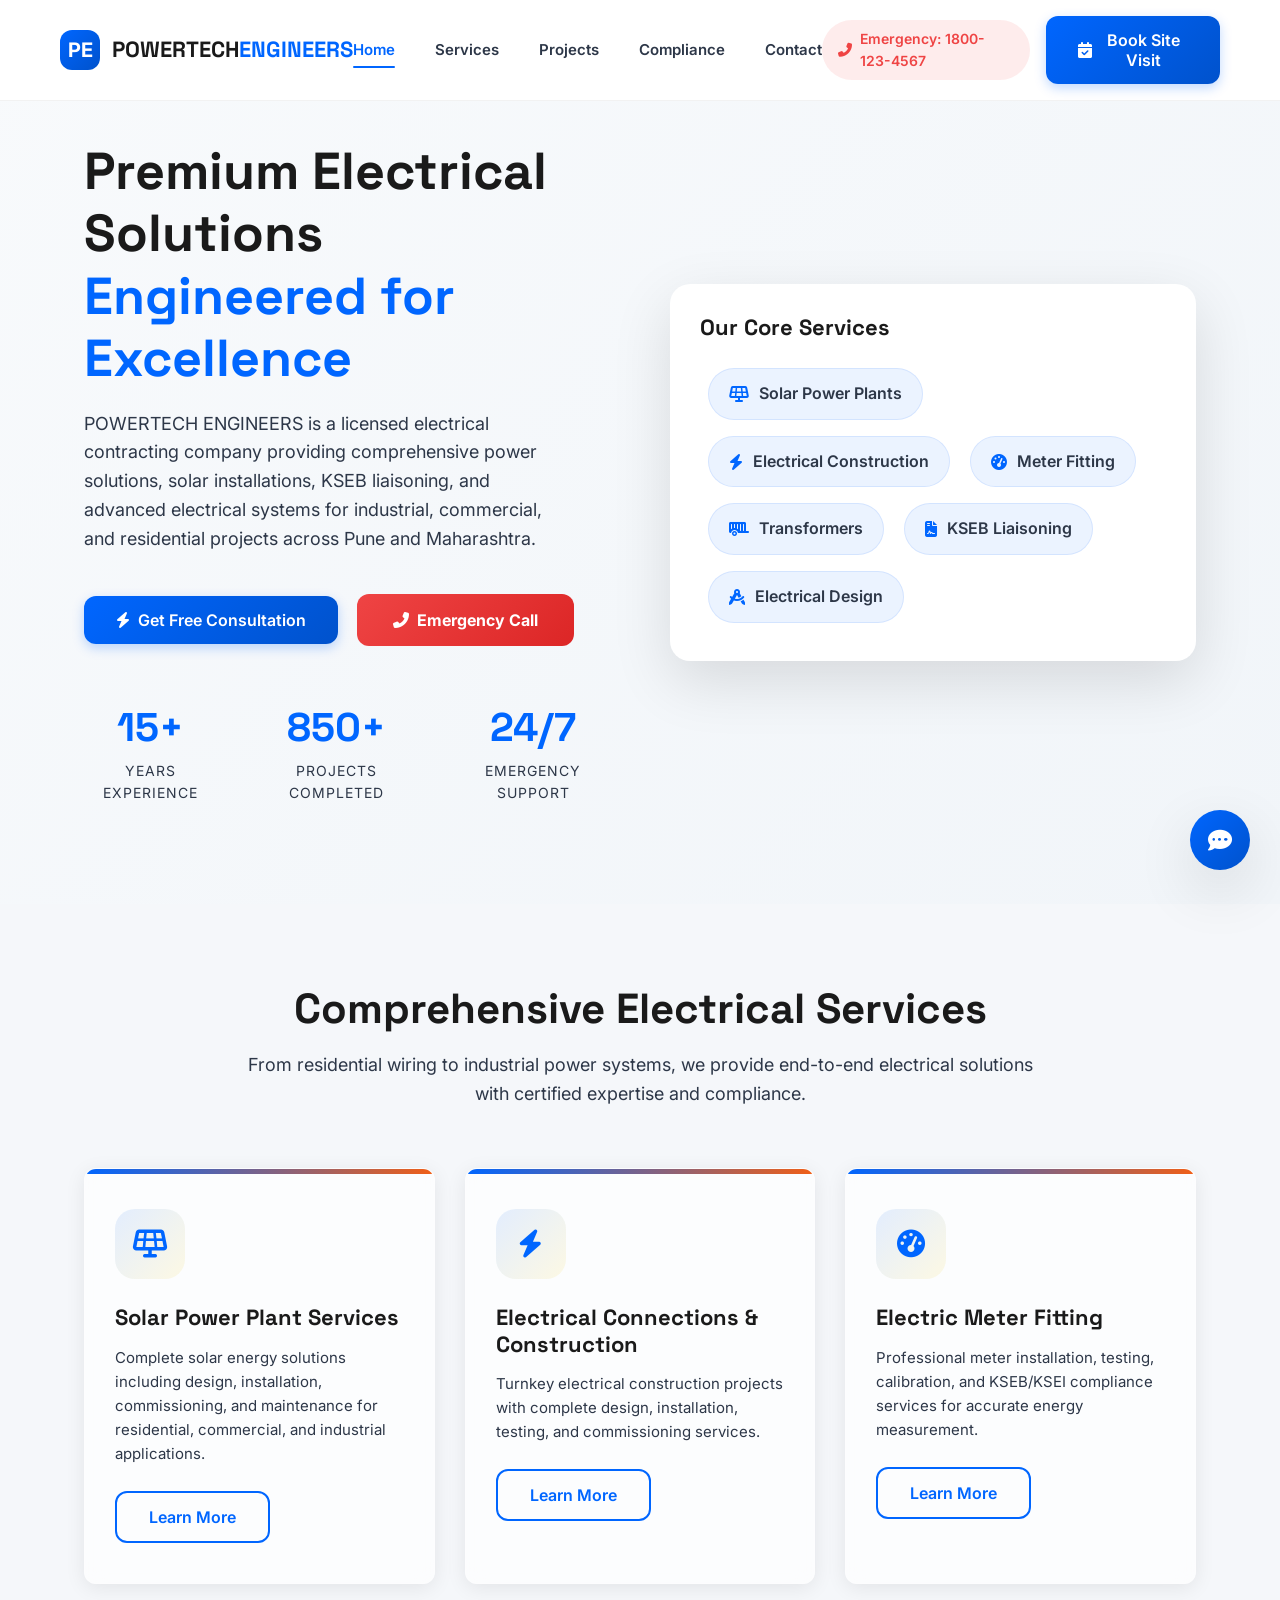
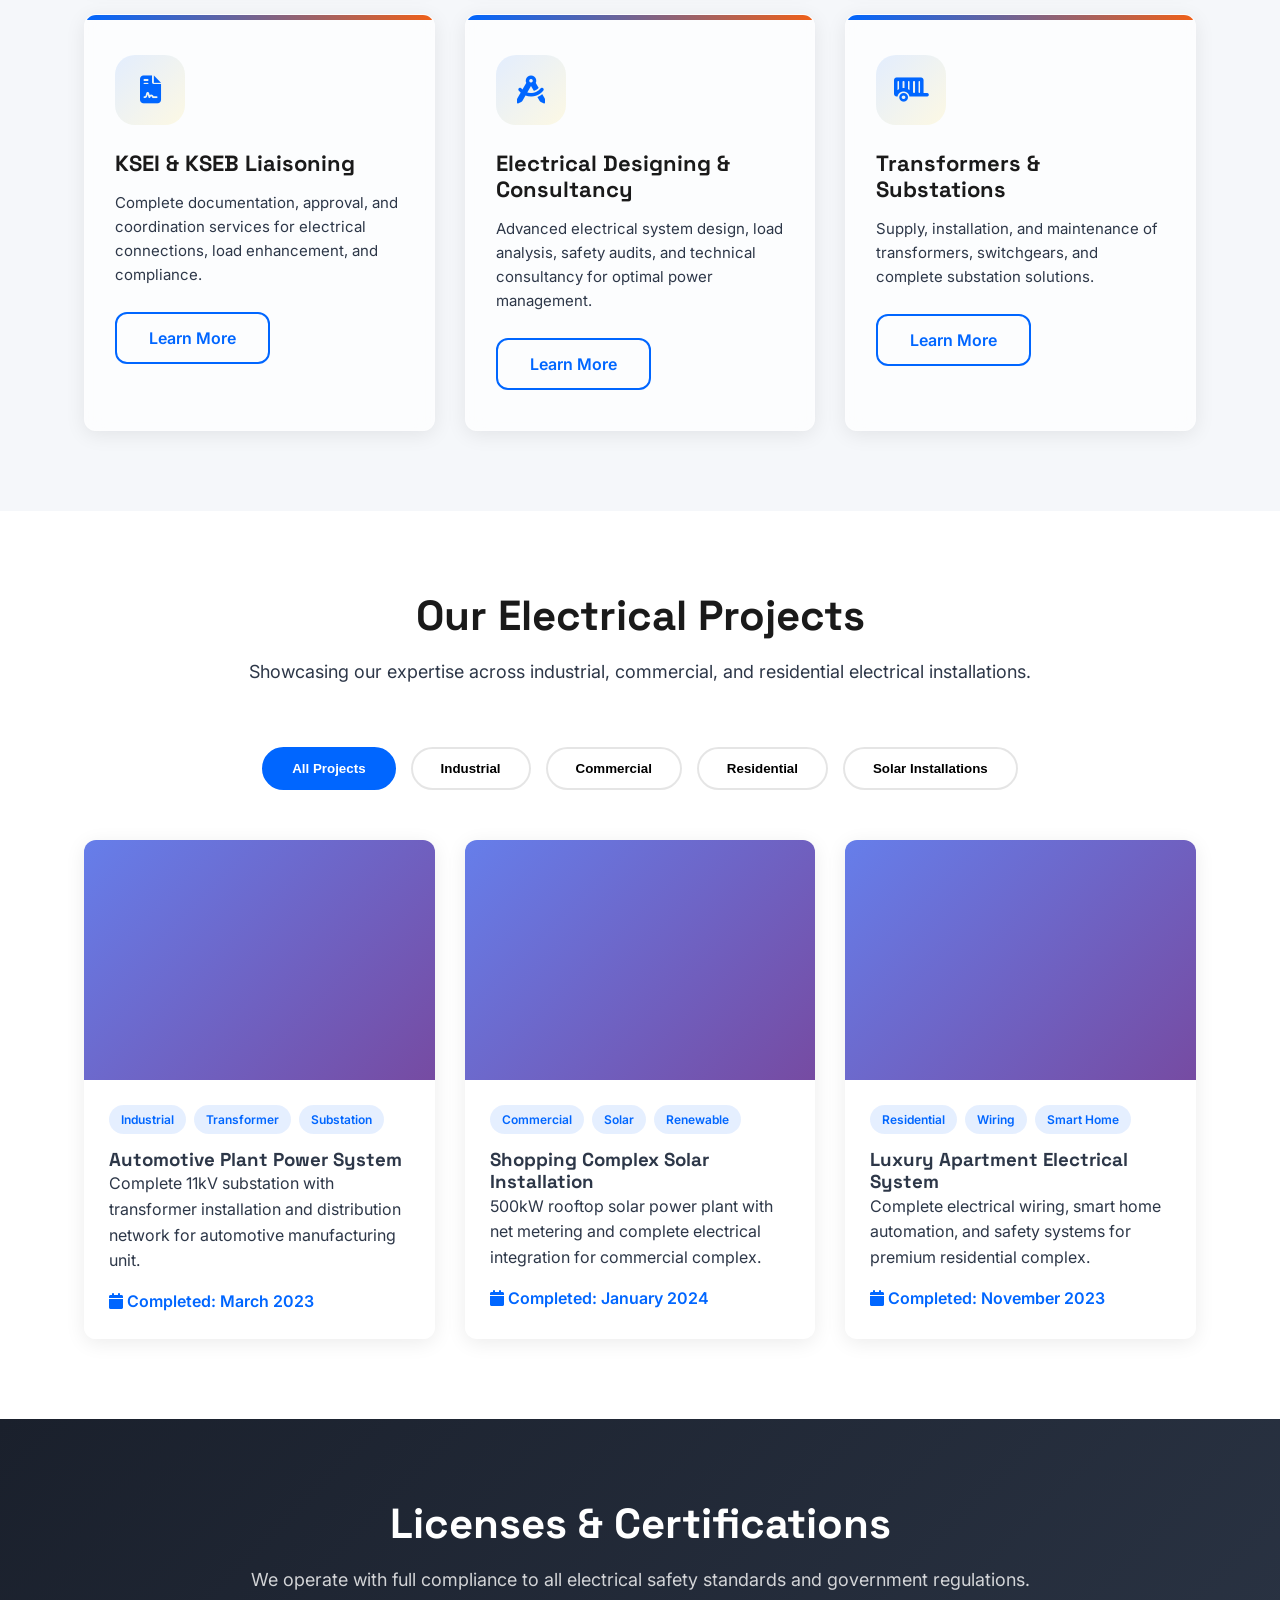
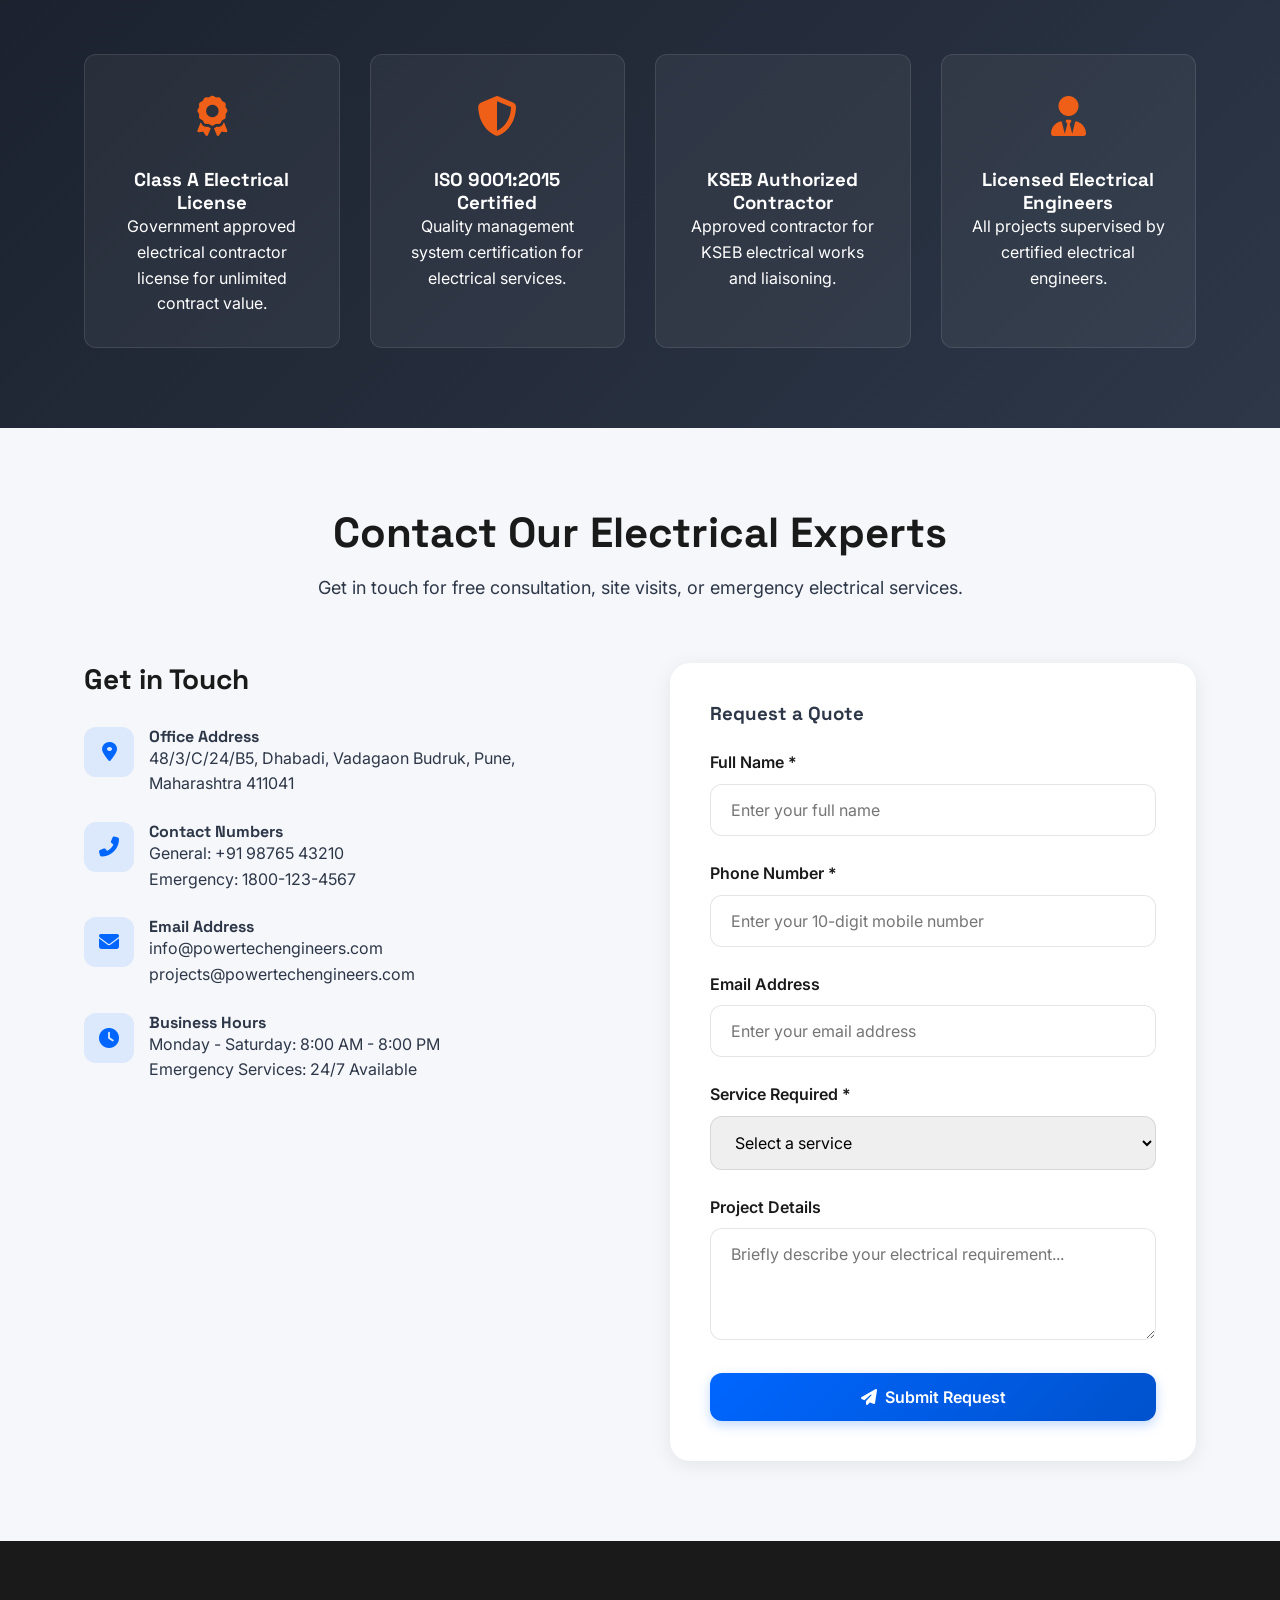
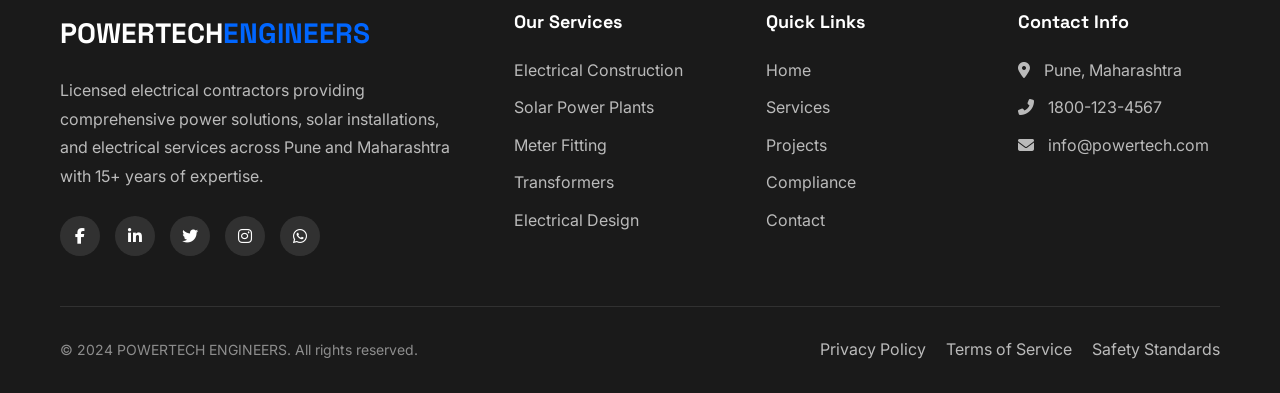
<file: PT.html>
<!DOCTYPE html>
<html lang="en">
<head>
    <meta charset="UTF-8">
    <meta name="viewport" content="width=device-width, initial-scale=1.0">
    <title>POWERTECH ENGINEERS |  Electrical Solutions & Contractors</title>
    <link rel="stylesheet" href="https://cdnjs.cloudflare.com/ajax/libs/font-awesome/6.4.0/css/all.min.css">
    <link href="https://fonts.googleapis.com/css2?family=Inter:wght@300;400;500;600;700&family=Space+Grotesk:wght@400;500;600;700&display=swap" rel="stylesheet">
    <style>
        /* ===== CSS VARIABLES ===== */
        :root {
            /* Color Palette */
            --electric-blue: #0066FF;
            --safety-yellow: #f05f17;
            --graphite-black: #1A1A1A;
            --industrial-gray: #2D3748;
            --light-gray: #F5F7FA;
            --pure-white: #FFFFFF;
            --success-green: #10B981;
            --emergency-red: #EF4444;
            
            /* Spacing */
            --section-padding: 80px 5%;
            --mobile-padding: 60px 5%;
            
            /* Shadows */
            --card-shadow: 0 4px 20px rgba(0, 0, 0, 0.08);
            --hover-shadow: 0 12px 40px rgba(0, 102, 255, 0.15);
            --elevated-shadow: 0 20px 60px rgba(0, 0, 0, 0.12);
            
            /* Transitions */
            --transition-fast: 0.2s ease;
            --transition-smooth: 0.35s cubic-bezier(0.4, 0, 0.2, 1);
            
            /* Border Radius */
            --radius-sm: 8px;
            --radius-md: 12px;
            --radius-lg: 20px;
            
            /* Typography */
            --font-primary: 'Inter', sans-serif;
            --font-secondary: 'Space Grotesk', sans-serif;
        }

        /* ===== RESET & BASE STYLES ===== */
        * {
            margin: 0;
            padding: 0;
            box-sizing: border-box;
        }

        html {
            scroll-behavior: smooth;
        }

        body {
            font-family: var(--font-primary);
            color: var(--industrial-gray);
            background-color: var(--pure-white);
            line-height: 1.6;
            overflow-x: hidden;
        }

        h1, h2, h3, h4, h5, h6 {
            font-family: var(--font-secondary);
            font-weight: 700;
            line-height: 1.2;
        }

        a {
            text-decoration: none;
            color: inherit;
        }

        ul {
            list-style: none;
        }

        .container {
            max-width: 1200px;
            margin: 0 auto;
            padding: 0 20px;
        }

        .section-padding {
            padding: var(--section-padding);
        }

        .btn {
            display: inline-flex;
            align-items: center;
            justify-content: center;
            padding: 14px 32px;
            border-radius: var(--radius-md);
            font-weight: 600;
            font-size: 16px;
            transition: all var(--transition-smooth);
            cursor: pointer;
            border: none;
            font-family: var(--font-primary);
            gap: 8px;
        }

        .btn-primary {
            background: linear-gradient(135deg, var(--electric-blue), #0052CC);
            color: white;
            box-shadow: 0 4px 12px rgba(0, 102, 255, 0.25);
        }

        .btn-primary:hover {
            transform: translateY(-2px);
            box-shadow: 0 8px 24px rgba(0, 102, 255, 0.35);
        }

        .btn-secondary {
            background-color: transparent;
            color: var(--electric-blue);
            border: 2px solid var(--electric-blue);
        }

        .btn-secondary:hover {
            background-color: rgba(0, 102, 255, 0.05);
            transform: translateY(-2px);
        }

        .btn-emergency {
            background: linear-gradient(135deg, var(--emergency-red), #DC2626);
            color: white;
            font-weight: 700;
            padding: 16px 36px;
            animation: pulse 2s infinite;
        }

        @keyframes pulse {
            0% { box-shadow: 0 0 0 0 rgba(239, 68, 68, 0.7); }
            70% { box-shadow: 0 0 0 12px rgba(239, 68, 68, 0); }
            100% { box-shadow: 0 0 0 0 rgba(239, 68, 68, 0); }
        }

        /* ===== HEADER & NAVIGATION ===== */
        .header {
            position: fixed;
            top: 0;
            left: 0;
            width: 100%;
            z-index: 1000;
            background: rgba(255, 255, 255, 0.95);
            backdrop-filter: blur(10px);
            border-bottom: 1px solid rgba(0, 0, 0, 0.05);
            padding: 16px 0;
            transition: all var(--transition-smooth);
        }

        .header.scrolled {
            padding: 12px 0;
            box-shadow: var(--card-shadow);
        }

        .nav-container {
            display: flex;
            justify-content: space-between;
            align-items: center;
        }

        .logo {
            display: flex;
            align-items: center;
            gap: 12px;
        }

        .logo-icon {
            width: 40px;
            height: 40px;
            background: linear-gradient(135deg, var(--electric-blue), #0052CC);
            border-radius: var(--radius-md);
            display: flex;
            align-items: center;
            justify-content: center;
            color: white;
            font-size: 20px;
            font-weight: 700;
        }

        .logo-text {
            font-family: var(--font-secondary);
            font-size: 22px;
            font-weight: 700;
            color: var(--graphite-black);
        }

        .logo-text span {
            color: var(--electric-blue);
        }

        .nav-menu {
            display: flex;
            gap: 40px;
        }

        .nav-link {
            font-weight: 600;
            font-size: 15px;
            color: var(--industrial-gray);
            transition: color var(--transition-fast);
            position: relative;
        }

        .nav-link:hover {
            color: var(--electric-blue);
        }

        .nav-link.active {
            color: var(--electric-blue);
        }

        .nav-link.active::after {
            content: '';
            position: absolute;
            bottom: -6px;
            left: 0;
            width: 100%;
            height: 2px;
            background: var(--electric-blue);
            border-radius: 2px;
        }

        .nav-cta {
            display: flex;
            gap: 16px;
            align-items: center;
        }

        .emergency-badge {
            display: flex;
            align-items: center;
            gap: 8px;
            background-color: rgba(239, 68, 68, 0.1);
            color: var(--emergency-red);
            padding: 8px 16px;
            border-radius: 50px;
            font-weight: 600;
            font-size: 14px;
        }

        .mobile-toggle {
            display: none;
            font-size: 24px;
            cursor: pointer;
            color: var(--industrial-gray);
        }

        /* ===== HERO SECTION ===== */
        .hero {
            padding-top: 140px;
            padding-bottom: 100px;
            background: linear-gradient(135deg, #f8fafc 0%, #f1f5f9 100%);
            position: relative;
            overflow: hidden;
        }

        .hero::before {
            content: '';
            position: absolute;
            top: 0;
            right: 0;
            width: 60%;
            height: 100%;
            background: url('https://images.unsplash.com/photo-1621905252507-b35492cc74b4?ixlib=rb-4.0.3&auto=format&fit=crop&w=1600&q=80') no-repeat center right/cover;
            opacity: 0.1;
        }

        .hero-grid {
            display: grid;
            grid-template-columns: 1fr 1fr;
            gap: 60px;
            align-items: center;
        }

        .hero-content h1 {
            font-size: 52px;
            margin-bottom: 20px;
            color: var(--graphite-black);
        }

        .hero-content h1 span {
            color: var(--electric-blue);
            position: relative;
        }

        .hero-content h1 span::after {
            content: '';
            position: absolute;
            bottom: 5px;
            left: 0;
            width: 100%;
            height: 8px;
            background-color: rgba(255, 214, 0, 0.3);
            z-index: -1;
        }

        .hero-content p {
            font-size: 18px;
            color: var(--industrial-gray);
            margin-bottom: 40px;
            max-width: 90%;
        }

        .hero-stats {
            display: flex;
            gap: 40px;
            margin-top: 50px;
        }

        .stat-item {
            text-align: center;
        }

        .stat-value {
            font-size: 40px;
            font-weight: 700;
            color: var(--electric-blue);
            font-family: var(--font-secondary);
        }

        .stat-label {
            font-size: 14px;
            color: var(--industrial-gray);
            text-transform: uppercase;
            letter-spacing: 1px;
        }

        .hero-visual {
            position: relative;
        }

        .floating-card {
            background: white;
            border-radius: var(--radius-lg);
            padding: 30px;
            box-shadow: var(--elevated-shadow);
            position: relative;
            z-index: 2;
        }

        .floating-card h3 {
            color: var(--graphite-black);
            margin-bottom: 20px;
            font-size: 22px;
        }

        .service-pill {
            display: inline-flex;
            align-items: center;
            gap: 10px;
            background: rgba(0, 102, 255, 0.08);
            padding: 12px 20px;
            border-radius: 50px;
            margin: 8px;
            font-weight: 600;
            border: 1px solid rgba(0, 102, 255, 0.1);
        }

        .service-pill i {
            color: var(--electric-blue);
        }

        /* ===== SERVICES SECTION ===== */
        .services {
            background-color: var(--light-gray);
            position: relative;
        }

        .section-header {
            text-align: center;
            max-width: 800px;
            margin: 0 auto 60px;
        }

        .section-header h2 {
            font-size: 42px;
            color: var(--graphite-black);
            margin-bottom: 16px;
        }

        .section-header p {
            font-size: 18px;
            color: var(--industrial-gray);
        }

        .services-grid {
            display: grid;
            grid-template-columns: repeat(auto-fill, minmax(350px, 1fr));
            gap: 30px;
            margin-top: 50px;
        }

        /* UI Card System - Frosted Glass */
        .service-card {
            background: rgba(255, 255, 255, 0.7);
            backdrop-filter: blur(10px);
            border-radius: var(--radius-md);
            padding: 40px 30px;
            box-shadow: var(--card-shadow);
            border: 1px solid rgba(255, 255, 255, 0.2);
            transition: all var(--transition-smooth);
            position: relative;
            overflow: hidden;
            cursor: pointer;
        }

        .service-card::before {
            content: '';
            position: absolute;
            top: 0;
            left: 0;
            width: 100%;
            height: 5px;
            background: linear-gradient(90deg, var(--electric-blue), var(--safety-yellow));
        }

        .service-card:hover {
            transform: translateY(-10px) scale(1.02);
            box-shadow: var(--hover-shadow);
        }

        .service-icon {
            width: 70px;
            height: 70px;
            background: linear-gradient(135deg, rgba(0, 102, 255, 0.1), rgba(255, 214, 0, 0.1));
            border-radius: 20px;
            display: flex;
            align-items: center;
            justify-content: center;
            margin-bottom: 25px;
            font-size: 28px;
            color: var(--electric-blue);
        }

        .service-card h3 {
            font-size: 22px;
            margin-bottom: 15px;
            color: var(--graphite-black);
        }

        .service-card p {
            color: var(--industrial-gray);
            margin-bottom: 25px;
            font-size: 15px;
        }

        /* ===== PROJECTS SHOWCASE ===== */
        .projects {
            background-color: var(--pure-white);
        }

        .project-filter {
            display: flex;
            justify-content: center;
            gap: 15px;
            margin-bottom: 50px;
            flex-wrap: wrap;
        }

        .filter-btn {
            padding: 12px 28px;
            background: transparent;
            border: 2px solid rgba(0, 0, 0, 0.1);
            border-radius: 50px;
            font-weight: 600;
            cursor: pointer;
            transition: all var(--transition-fast);
        }

        .filter-btn.active {
            background: var(--electric-blue);
            color: white;
            border-color: var(--electric-blue);
        }

        .projects-grid {
            display: grid;
            grid-template-columns: repeat(auto-fill, minmax(350px, 1fr));
            gap: 30px;
        }

        .project-card {
            border-radius: var(--radius-md);
            overflow: hidden;
            box-shadow: var(--card-shadow);
            transition: transform var(--transition-smooth);
        }

        .project-card:hover {
            transform: translateY(-10px);
        }

        .project-image {
            height: 240px;
            width: 100%;
            background: linear-gradient(135deg, #667eea 0%, #764ba2 100%);
            position: relative;
        }

        .project-overlay {
            position: absolute;
            top: 0;
            left: 0;
            width: 100%;
            height: 100%;
            background: rgba(0, 0, 0, 0.7);
            display: flex;
            align-items: center;
            justify-content: center;
            opacity: 0;
            transition: opacity var(--transition-smooth);
        }

        .project-card:hover .project-overlay {
            opacity: 1;
        }

        .project-content {
            padding: 25px;
            background: white;
        }

        .project-tags {
            display: flex;
            gap: 8px;
            margin-bottom: 15px;
            flex-wrap: wrap;
        }

        .project-tag {
            background: rgba(0, 102, 255, 0.1);
            color: var(--electric-blue);
            padding: 5px 12px;
            border-radius: 50px;
            font-size: 12px;
            font-weight: 600;
        }

        /* ===== COMPLIANCE SECTION ===== */
        .compliance {
            background: linear-gradient(135deg, #1a202c 0%, #2d3748 100%);
            color: white;
        }

        .compliance .section-header h2 {
            color: white;
        }

        .compliance .section-header p {
            color: rgba(255, 255, 255, 0.8);
        }

        .cert-grid {
            display: grid;
            grid-template-columns: repeat(auto-fill, minmax(250px, 1fr));
            gap: 30px;
            margin-top: 50px;
        }

        .cert-card {
            background: rgba(255, 255, 255, 0.05);
            border-radius: var(--radius-md);
            padding: 30px;
            text-align: center;
            border: 1px solid rgba(255, 255, 255, 0.1);
            transition: transform var(--transition-smooth);
        }

        .cert-card:hover {
            transform: translateY(-5px);
            background: rgba(255, 255, 255, 0.1);
        }

        .cert-icon {
            font-size: 40px;
            color: var(--safety-yellow);
            margin-bottom: 20px;
        }

        /* ===== CONTACT SECTION ===== */
        .contact {
            background-color: var(--light-gray);
        }

        .contact-grid {
            display: grid;
            grid-template-columns: 1fr 1fr;
            gap: 60px;
            margin-top: 50px;
        }

        .contact-info h3 {
            font-size: 28px;
            margin-bottom: 30px;
            color: var(--graphite-black);
        }

        .contact-details {
            display: flex;
            flex-direction: column;
            gap: 25px;
        }

        .contact-item {
            display: flex;
            align-items: flex-start;
            gap: 15px;
        }

        .contact-icon {
            width: 50px;
            height: 50px;
            background: rgba(0, 102, 255, 0.1);
            border-radius: 12px;
            display: flex;
            align-items: center;
            justify-content: center;
            color: var(--electric-blue);
            font-size: 20px;
            flex-shrink: 0;
        }

        .contact-form {
            background: white;
            padding: 40px;
            border-radius: var(--radius-lg);
            box-shadow: var(--card-shadow);
        }

        .form-group {
            margin-bottom: 25px;
        }

        .form-label {
            display: block;
            margin-bottom: 8px;
            font-weight: 600;
            color: var(--graphite-black);
        }

        .form-input, .form-select, .form-textarea {
            width: 100%;
            padding: 15px 20px;
            border: 1px solid rgba(0, 0, 0, 0.1);
            border-radius: var(--radius-md);
            font-family: var(--font-primary);
            font-size: 16px;
            transition: border-color var(--transition-fast);
        }

        .form-input:focus, .form-select:focus, .form-textarea:focus {
            outline: none;
            border-color: var(--electric-blue);
            box-shadow: 0 0 0 3px rgba(0, 102, 255, 0.1);
        }

        /* ===== CHATBOT ===== */
        .chatbot-container {
            position: fixed;
            bottom: 30px;
            right: 30px;
            z-index: 1000;
        }

        .chatbot-toggle {
            width: 60px;
            height: 60px;
            border-radius: 50%;
            background: linear-gradient(135deg, var(--electric-blue), #0052CC);
            color: white;
            display: flex;
            align-items: center;
            justify-content: center;
            font-size: 24px;
            box-shadow: var(--elevated-shadow);
            cursor: pointer;
            transition: all var(--transition-smooth);
        }

        .chatbot-toggle:hover {
            transform: scale(1.1);
        }

        .chatbot-window {
            position: absolute;
            bottom: 80px;
            right: 0;
            width: 380px;
            height: 600px;
            background: white;
            border-radius: var(--radius-lg);
            box-shadow: var(--elevated-shadow);
            display: none;
            flex-direction: column;
            overflow: hidden;
        }

        .chatbot-header {
            background: linear-gradient(135deg, var(--graphite-black), #2d3748);
            color: white;
            padding: 20px;
            display: flex;
            align-items: center;
            gap: 15px;
        }

        .chatbot-logo {
            width: 40px;
            height: 40px;
            background: var(--safety-yellow);
            border-radius: 10px;
            display: flex;
            align-items: center;
            justify-content: center;
            font-weight: 700;
            color: var(--graphite-black);
        }

        .chatbot-body {
            flex: 1;
            padding: 20px;
            overflow-y: auto;
            display: flex;
            flex-direction: column;
            gap: 20px;
        }

        .chat-message {
            max-width: 80%;
            padding: 15px;
            border-radius: 20px;
            font-size: 14px;
        }

        .chat-bot {
            align-self: flex-start;
            background: rgba(0, 0, 0, 0.05);
            border-bottom-left-radius: 5px;
        }

        .chat-user {
            align-self: flex-end;
            background: var(--electric-blue);
            color: white;
            border-bottom-right-radius: 5px;
        }

        .chat-options {
            display: flex;
            flex-direction: column;
            gap: 10px;
            margin-top: 20px;
        }

        .chat-option {
            padding: 15px;
            background: rgba(0, 102, 255, 0.08);
            border-radius: var(--radius-md);
            cursor: pointer;
            transition: background var(--transition-fast);
            font-weight: 500;
            border: 1px solid rgba(0, 102, 255, 0.1);
        }

        .chat-option:hover {
            background: rgba(0, 102, 255, 0.15);
        }

        .chatbot-footer {
            padding: 20px;
            border-top: 1px solid rgba(0, 0, 0, 0.1);
            display: flex;
            gap: 10px;
        }

        .chat-input {
            flex: 1;
            padding: 12px 20px;
            border: 1px solid rgba(0, 0, 0, 0.1);
            border-radius: 50px;
        }

        /* ===== FOOTER ===== */
        .footer {
            background: var(--graphite-black);
            color: white;
            padding: 70px 0 30px;
        }

        .footer-grid {
            display: grid;
            grid-template-columns: 2fr 1fr 1fr 1fr;
            gap: 50px;
            margin-bottom: 50px;
        }

        .footer-logo {
            font-size: 28px;
            font-weight: 700;
            margin-bottom: 20px;
            font-family: var(--font-secondary);
        }

        .footer-logo span {
            color: var(--electric-blue);
        }

        .footer-description {
            color: rgba(255, 255, 255, 0.7);
            margin-bottom: 25px;
            line-height: 1.8;
        }

        .social-links {
            display: flex;
            gap: 15px;
        }

        .social-icon {
            width: 40px;
            height: 40px;
            background: rgba(255, 255, 255, 0.1);
            border-radius: 50%;
            display: flex;
            align-items: center;
            justify-content: center;
            transition: all var(--transition-fast);
        }

        .social-icon:hover {
            background: var(--electric-blue);
            transform: translateY(-3px);
        }

        .footer-heading {
            font-size: 18px;
            font-weight: 700;
            margin-bottom: 25px;
            color: white;
        }

        .footer-links {
            display: flex;
            flex-direction: column;
            gap: 12px;
        }

        .footer-link {
            color: rgba(255, 255, 255, 0.7);
            transition: color var(--transition-fast);
        }

        .footer-link:hover {
            color: var(--electric-blue);
        }

        .footer-bottom {
            padding-top: 30px;
            border-top: 1px solid rgba(255, 255, 255, 0.1);
            display: flex;
            justify-content: space-between;
            align-items: center;
            flex-wrap: wrap;
            gap: 20px;
        }

        .copyright {
            color: rgba(255, 255, 255, 0.5);
            font-size: 14px;
        }

        /* ===== RESPONSIVE DESIGN ===== */
        @media (max-width: 1024px) {
            .hero-grid {
                grid-template-columns: 1fr;
                gap: 40px;
            }
            
            .hero-content h1 {
                font-size: 42px;
            }
            
            .section-header h2 {
                font-size: 36px;
            }
            
            .contact-grid {
                grid-template-columns: 1fr;
                gap: 40px;
            }
            
            .footer-grid {
                grid-template-columns: 1fr 1fr;
                gap: 40px;
            }
        }

        @media (max-width: 768px) {
            .mobile-toggle {
                display: block;
            }
            
            .nav-menu {
                position: fixed;
                top: 80px;
                left: -100%;
                width: 100%;
                height: calc(100vh - 80px);
                background: white;
                flex-direction: column;
                align-items: center;
                justify-content: flex-start;
                padding-top: 40px;
                gap: 30px;
                transition: left var(--transition-smooth);
                box-shadow: 0 10px 30px rgba(0, 0, 0, 0.1);
            }
            
            .nav-menu.active {
                left: 0;
            }
            
            .hero {
                padding-top: 120px;
            }
            
            .hero-content h1 {
                font-size: 36px;
            }
            
            .hero-stats {
                flex-wrap: wrap;
                justify-content: center;
            }
            
            .services-grid, .projects-grid {
                grid-template-columns: 1fr;
            }
            
            .section-padding {
                padding: var(--mobile-padding);
            }
            
            .chatbot-window {
                width: calc(100vw - 40px);
                right: 20px;
            }
        }

        @media (max-width: 480px) {
            .hero-content h1 {
                font-size: 32px;
            }
            
            .section-header h2 {
                font-size: 30px;
            }
            
            .btn {
                padding: 12px 24px;
                font-size: 15px;
            }
            
            .footer-grid {
                grid-template-columns: 1fr;
            }
            
            .footer-bottom {
                flex-direction: column;
                text-align: center;
            }
        }
    </style>
</head>
<body>
    <!-- Header & Navigation -->
    <header class="header" id="header">
        <div class="container nav-container">
            <div class="logo">
                <div class="logo-icon">PE</div>
                <div class="logo-text">POWERTECH<span>ENGINEERS</span></div>
            </div>
            
            <div class="mobile-toggle" id="mobileToggle">
                <i class="fas fa-bars"></i>
            </div>
            
            <nav class="nav-menu" id="navMenu">
                <a href="#home" class="nav-link active">Home</a>
                <a href="#services" class="nav-link">Services</a>
                <a href="#projects" class="nav-link">Projects</a>
                <a href="#compliance" class="nav-link">Compliance</a>
                <a href="#contact" class="nav-link">Contact</a>
            </nav>
            
            <div class="nav-cta">
                <div class="emergency-badge">
                    <i class="fas fa-phone-alt"></i>
                    <span>Emergency: 1800-123-4567</span>
                </div>
                <button class="btn btn-primary">
                    <i class="fas fa-calendar-check"></i> Book Site Visit
                </button>
            </div>
        </div>
    </header>

    <!-- Hero Section -->
    <section class="hero section-padding" id="home">
        <div class="container">
            <div class="hero-grid">
                <div class="hero-content">
                    <h1>Premium Electrical Solutions <span>Engineered for Excellence</span></h1>
                    <p>POWERTECH ENGINEERS is a licensed electrical contracting company providing comprehensive power solutions, solar installations, KSEB liaisoning, and advanced electrical systems for industrial, commercial, and residential projects across Pune and Maharashtra.</p>
                    
                    <div class="hero-cta">
                        <button class="btn btn-primary" style="margin-right: 15px;">
                            <i class="fas fa-bolt"></i> Get Free Consultation
                        </button>
                        <button class="btn btn-emergency">
                            <i class="fas fa-phone-alt"></i> Emergency Call
                        </button>
                    </div>
                    
                    <div class="hero-stats">
                        <div class="stat-item">
                            <div class="stat-value">15+</div>
                            <div class="stat-label">Years Experience</div>
                        </div>
                        <div class="stat-item">
                            <div class="stat-value">850+</div>
                            <div class="stat-label">Projects Completed</div>
                        </div>
                        <div class="stat-item">
                            <div class="stat-value">24/7</div>
                            <div class="stat-label">Emergency Support</div>
                        </div>
                    </div>
                </div>
                
                <div class="hero-visual">
                    <div class="floating-card">
                        <h3>Our Core Services</h3>
                        <div>
                            <div class="service-pill">
                                <i class="fas fa-solar-panel"></i> Solar Power Plants
                            </div>
                            <div class="service-pill">
                                <i class="fas fa-bolt"></i> Electrical Construction
                            </div>
                            <div class="service-pill">
                                <i class="fas fa-tachometer-alt"></i> Meter Fitting
                            </div>
                            <div class="service-pill">
                                <i class="fas fa-trailer"></i> Transformers
                            </div>
                            <div class="service-pill">
                                <i class="fas fa-file-contract"></i> KSEB Liaisoning
                            </div>
                            <div class="service-pill">
                                <i class="fas fa-drafting-compass"></i> Electrical Design
                            </div>
                        </div>
                    </div>
                </div>
            </div>
        </div>
    </section>

    <!-- Services Section -->
    <section class="services section-padding" id="services">
        <div class="container">
            <div class="section-header">
                <h2>Comprehensive Electrical Services</h2>
                <p>From residential wiring to industrial power systems, we provide end-to-end electrical solutions with certified expertise and compliance.</p>
            </div>
            
            <div class="services-grid">
                <!-- Service Card 1 -->
                <div class="service-card">
                    <div class="service-icon">
                        <i class="fas fa-solar-panel"></i>
                    </div>
                    <h3>Solar Power Plant Services</h3>
                    <p>Complete solar energy solutions including design, installation, commissioning, and maintenance for residential, commercial, and industrial applications.</p>
                    <button class="btn btn-secondary">Learn More</button>
                </div>
                
                <!-- Service Card 2 -->
                <div class="service-card">
                    <div class="service-icon">
                        <i class="fas fa-bolt"></i>
                    </div>
                    <h3>Electrical Connections & Construction</h3>
                    <p>Turnkey electrical construction projects with complete design, installation, testing, and commissioning services.</p>
                    <button class="btn btn-secondary">Learn More</button>
                </div>
                
                <!-- Service Card 3 -->
                <div class="service-card">
                    <div class="service-icon">
                        <i class="fas fa-tachometer-alt"></i>
                    </div>
                    <h3>Electric Meter Fitting</h3>
                    <p>Professional meter installation, testing, calibration, and KSEB/KSEI compliance services for accurate energy measurement.</p>
                    <button class="btn btn-secondary">Learn More</button>
                </div>
                
                <!-- Service Card 4 -->
                <div class="service-card">
                    <div class="service-icon">
                        <i class="fas fa-file-contract"></i>
                    </div>
                    <h3>KSEI & KSEB Liaisoning</h3>
                    <p>Complete documentation, approval, and coordination services for electrical connections, load enhancement, and compliance.</p>
                    <button class="btn btn-secondary">Learn More</button>
                </div>
                
                <!-- Service Card 5 -->
                <div class="service-card">
                    <div class="service-icon">
                        <i class="fas fa-drafting-compass"></i>
                    </div>
                    <h3>Electrical Designing & Consultancy</h3>
                    <p>Advanced electrical system design, load analysis, safety audits, and technical consultancy for optimal power management.</p>
                    <button class="btn btn-secondary">Learn More</button>
                </div>
                
                <!-- Service Card 6 -->
                <div class="service-card">
                    <div class="service-icon">
                        <i class="fas fa-trailer"></i>
                    </div>
                    <h3>Transformers & Substations</h3>
                    <p>Supply, installation, and maintenance of transformers, switchgears, and complete substation solutions.</p>
                    <button class="btn btn-secondary">Learn More</button>
                </div>
            </div>
        </div>
    </section>

    <!-- Projects Section -->
    <section class="projects section-padding" id="projects">
        <div class="container">
            <div class="section-header">
                <h2>Our Electrical Projects</h2>
                <p>Showcasing our expertise across industrial, commercial, and residential electrical installations.</p>
            </div>
            
            <div class="project-filter">
                <button class="filter-btn active">All Projects</button>
                <button class="filter-btn">Industrial</button>
                <button class="filter-btn">Commercial</button>
                <button class="filter-btn">Residential</button>
                <button class="filter-btn">Solar Installations</button>
            </div>
            
            <div class="projects-grid">
                <!-- Project 1 -->
                <div class="project-card">
                    <div class="project-image">
                        <div class="project-overlay">
                            <button class="btn btn-primary">View Case Study</button>
                        </div>
                    </div>
                    <div class="project-content">
                        <div class="project-tags">
                            <span class="project-tag">Industrial</span>
                            <span class="project-tag">Transformer</span>
                            <span class="project-tag">Substation</span>
                        </div>
                        <h3>Automotive Plant Power System</h3>
                        <p>Complete 11kV substation with transformer installation and distribution network for automotive manufacturing unit.</p>
                        <div style="margin-top: 15px; color: var(--electric-blue); font-weight: 600;">
                            <i class="fas fa-calendar"></i> Completed: March 2023
                        </div>
                    </div>
                </div>
                
                <!-- Project 2 -->
                <div class="project-card">
                    <div class="project-image">
                        <div class="project-overlay">
                            <button class="btn btn-primary">View Case Study</button>
                        </div>
                    </div>
                    <div class="project-content">
                        <div class="project-tags">
                            <span class="project-tag">Commercial</span>
                            <span class="project-tag">Solar</span>
                            <span class="project-tag">Renewable</span>
                        </div>
                        <h3>Shopping Complex Solar Installation</h3>
                        <p>500kW rooftop solar power plant with net metering and complete electrical integration for commercial complex.</p>
                        <div style="margin-top: 15px; color: var(--electric-blue); font-weight: 600;">
                            <i class="fas fa-calendar"></i> Completed: January 2024
                        </div>
                    </div>
                </div>
                
                <!-- Project 3 -->
                <div class="project-card">
                    <div class="project-image">
                        <div class="project-overlay">
                            <button class="btn btn-primary">View Case Study</button>
                        </div>
                    </div>
                    <div class="project-content">
                        <div class="project-tags">
                            <span class="project-tag">Residential</span>
                            <span class="project-tag">Wiring</span>
                            <span class="project-tag">Smart Home</span>
                        </div>
                        <h3>Luxury Apartment Electrical System</h3>
                        <p>Complete electrical wiring, smart home automation, and safety systems for premium residential complex.</p>
                        <div style="margin-top: 15px; color: var(--electric-blue); font-weight: 600;">
                            <i class="fas fa-calendar"></i> Completed: November 2023
                        </div>
                    </div>
                </div>
            </div>
        </div>
    </section>

    <!-- Compliance Section -->
    <section class="compliance section-padding" id="compliance">
        <div class="container">
            <div class="section-header">
                <h2>Licenses & Certifications</h2>
                <p>We operate with full compliance to all electrical safety standards and government regulations.</p>
            </div>
            
            <div class="cert-grid">
                <div class="cert-card">
                    <div class="cert-icon">
                        <i class="fas fa-award"></i>
                    </div>
                    <h3>Class A Electrical License</h3>
                    <p>Government approved electrical contractor license for unlimited contract value.</p>
                </div>
                
                <div class="cert-card">
                    <div class="cert-icon">
                        <i class="fas fa-shield-alt"></i>
                    </div>
                    <h3>ISO 9001:2015 Certified</h3>
                    <p>Quality management system certification for electrical services.</p>
                </div>
                
                <div class="cert-card">
                    <div class="cert-icon">
                        <i class="fas fa-file-certificate"></i>
                    </div>
                    <h3>KSEB Authorized Contractor</h3>
                    <p>Approved contractor for KSEB electrical works and liaisoning.</p>
                </div>
                
                <div class="cert-card">
                    <div class="cert-icon">
                        <i class="fas fa-user-tie"></i>
                    </div>
                    <h3>Licensed Electrical Engineers</h3>
                    <p>All projects supervised by certified electrical engineers.</p>
                </div>
            </div>
        </div>
    </section>

    <!-- Contact Section -->
    <section class="contact section-padding" id="contact">
        <div class="container">
            <div class="section-header">
                <h2>Contact Our Electrical Experts</h2>
                <p>Get in touch for free consultation, site visits, or emergency electrical services.</p>
            </div>
            
            <div class="contact-grid">
                <div class="contact-info">
                    <h3>Get in Touch</h3>
                    
                    <div class="contact-details">
                        <div class="contact-item">
                            <div class="contact-icon">
                                <i class="fas fa-map-marker-alt"></i>
                            </div>
                            <div>
                                <h4>Office Address</h4>
                                <p>48/3/C/24/B5, Dhabadi, Vadagaon Budruk, Pune, Maharashtra 411041</p>
                            </div>
                        </div>
                        
                        <div class="contact-item">
                            <div class="contact-icon">
                                <i class="fas fa-phone-alt"></i>
                            </div>
                            <div>
                                <h4>Contact Numbers</h4>
                                <p>General: +91 98765 43210</p>
                                <p>Emergency: 1800-123-4567</p>
                            </div>
                        </div>
                        
                        <div class="contact-item">
                            <div class="contact-icon">
                                <i class="fas fa-envelope"></i>
                            </div>
                            <div>
                                <h4>Email Address</h4>
                                <p>info@powertechengineers.com</p>
                                <p>projects@powertechengineers.com</p>
                            </div>
                        </div>
                        
                        <div class="contact-item">
                            <div class="contact-icon">
                                <i class="fas fa-clock"></i>
                            </div>
                            <div>
                                <h4>Business Hours</h4>
                                <p>Monday - Saturday: 8:00 AM - 8:00 PM</p>
                                <p>Emergency Services: 24/7 Available</p>
                            </div>
                        </div>
                    </div>
                </div>
                
                <div class="contact-form">
                    <h3 style="margin-bottom: 25px;">Request a Quote</h3>
                    
                    <form id="quoteForm">
                        <div class="form-group">
                            <label class="form-label" for="name">Full Name *</label>
                            <input type="text" id="name" class="form-input" placeholder="Enter your full name" required>
                        </div>
                        
                        <div class="form-group">
                            <label class="form-label" for="phone">Phone Number *</label>
                            <input type="tel" id="phone" class="form-input" placeholder="Enter your 10-digit mobile number" required>
                        </div>
                        
                        <div class="form-group">
                            <label class="form-label" for="email">Email Address</label>
                            <input type="email" id="email" class="form-input" placeholder="Enter your email address">
                        </div>
                        
                        <div class="form-group">
                            <label class="form-label" for="service">Service Required *</label>
                            <select id="service" class="form-select" required>
                                <option value="">Select a service</option>
                                <option value="solar">Solar Power Plant</option>
                                <option value="construction">Electrical Construction</option>
                                <option value="meter">Meter Fitting</option>
                                <option value="liaisoning">KSEB Liaisoning</option>
                                <option value="design">Electrical Design</option>
                                <option value="transformer">Transformers & Substations</option>
                                <option value="other">Other Electrical Service</option>
                            </select>
                        </div>
                        
                        <div class="form-group">
                            <label class="form-label" for="message">Project Details</label>
                            <textarea id="message" class="form-textarea" rows="4" placeholder="Briefly describe your electrical requirement..."></textarea>
                        </div>
                        
                        <button type="submit" class="btn btn-primary" style="width: 100%;">
                            <i class="fas fa-paper-plane"></i> Submit Request
                        </button>
                    </form>
                </div>
            </div>
        </div>
    </section>

    <!-- Chatbot -->
    <div class="chatbot-container">
        <div class="chatbot-toggle" id="chatbotToggle">
            <i class="fas fa-comment-dots"></i>
        </div>
        
        <div class="chatbot-window" id="chatbotWindow">
            <div class="chatbot-header">
                <div class="chatbot-logo">PE</div>
                <div>
                    <h4 style="margin-bottom: 5px;">POWERTECH Assistant</h4>
                    <p style="font-size: 12px; opacity: 0.8;">We're here to help 24/7</p>
                </div>
            </div>
            
            <div class="chatbot-body" id="chatbotBody">
                <div class="chat-message chat-bot">
                    Welcome to POWERTECH ENGINEERS! ⚡<br><br>
                    We provide professional electrical services, contracting, and advanced power solutions.<br><br>
                    How can I assist you today?
                </div>
                
                <div class="chat-options">
                    <div class="chat-option" data-option="service">
                        <i class="fas fa-bolt"></i> Service Inquiry
                    </div>
                    <div class="chat-option" data-option="solar">
                        <i class="fas fa-solar-panel"></i> Solar Consultation
                    </div>
                    <div class="chat-option" data-option="visit">
                        <i class="fas fa-calendar-check"></i> Book Site Visit
                    </div>
                    <div class="chat-option" data-option="emergency">
                        <i class="fas fa-phone-alt"></i> Emergency Support
                    </div>
                </div>
            </div>
            
            <div class="chatbot-footer">
                <input type="text" class="chat-input" placeholder="Type your message...">
                <button class="btn btn-primary" style="padding: 12px 20px;">
                    <i class="fas fa-paper-plane"></i>
                </button>
            </div>
        </div>
    </div>

    <!-- Footer -->
    <footer class="footer">
        <div class="container">
            <div class="footer-grid">
                <div class="footer-about">
                    <div class="footer-logo">POWERTECH<span>ENGINEERS</span></div>
                    <p class="footer-description">
                        Licensed electrical contractors providing comprehensive power solutions, solar installations, and electrical services across Pune and Maharashtra with 15+ years of expertise.
                    </p>
                    <div class="social-links">
                        <a href="#" class="social-icon">
                            <i class="fab fa-facebook-f"></i>
                        </a>
                        <a href="#" class="social-icon">
                            <i class="fab fa-linkedin-in"></i>
                        </a>
                        <a href="#" class="social-icon">
                            <i class="fab fa-twitter"></i>
                        </a>
                        <a href="#" class="social-icon">
                            <i class="fab fa-instagram"></i>
                        </a>
                        <a href="#" class="social-icon">
                            <i class="fab fa-whatsapp"></i>
                        </a>
                    </div>
                </div>
                
                <div class="footer-services">
                    <h4 class="footer-heading">Our Services</h4>
                    <div class="footer-links">
                        <a href="#" class="footer-link">Electrical Construction</a>
                        <a href="#" class="footer-link">Solar Power Plants</a>
                        <a href="#" class="footer-link">Meter Fitting</a>
                        <a href="#" class="footer-link">Transformers</a>
                        <a href="#" class="footer-link">Electrical Design</a>
                    </div>
                </div>
                
                <div class="footer-links-section">
                    <h4 class="footer-heading">Quick Links</h4>
                    <div class="footer-links">
                        <a href="#home" class="footer-link">Home</a>
                        <a href="#services" class="footer-link">Services</a>
                        <a href="#projects" class="footer-link">Projects</a>
                        <a href="#compliance" class="footer-link">Compliance</a>
                        <a href="#contact" class="footer-link">Contact</a>
                    </div>
                </div>
                
                <div class="footer-contact">
                    <h4 class="footer-heading">Contact Info</h4>
                    <div class="footer-links">
                        <div class="footer-link">
                            <i class="fas fa-map-marker-alt" style="margin-right: 10px;"></i>
                            Pune, Maharashtra
                        </div>
                        <div class="footer-link">
                            <i class="fas fa-phone-alt" style="margin-right: 10px;"></i>
                            1800-123-4567
                        </div>
                        <div class="footer-link">
                            <i class="fas fa-envelope" style="margin-right: 10px;"></i>
                            info@powertech.com
                        </div>
                    </div>
                </div>
            </div>
            
            <div class="footer-bottom">
                <div class="copyright">
                    &copy; 2024 POWERTECH ENGINEERS. All rights reserved.
                </div>
                <div class="footer-links" style="flex-direction: row; gap: 20px;">
                    <a href="#" class="footer-link">Privacy Policy</a>
                    <a href="#" class="footer-link">Terms of Service</a>
                    <a href="#" class="footer-link">Safety Standards</a>
                </div>
            </div>
        </div>
    </footer>

    <script>
        // Mobile Navigation Toggle
        const mobileToggle = document.getElementById('mobileToggle');
        const navMenu = document.getElementById('navMenu');
        
        mobileToggle.addEventListener('click', () => {
            navMenu.classList.toggle('active');
            mobileToggle.innerHTML = navMenu.classList.contains('active') 
                ? '<i class="fas fa-times"></i>' 
                : '<i class="fas fa-bars"></i>';
        });
        
        // Close mobile menu when clicking on a link
        document.querySelectorAll('.nav-link').forEach(link => {
            link.addEventListener('click', () => {
                navMenu.classList.remove('active');
                mobileToggle.innerHTML = '<i class="fas fa-bars"></i>';
            });
        });
        
        // Header scroll effect
        window.addEventListener('scroll', () => {
            const header = document.getElementById('header');
            if (window.scrollY > 50) {
                header.classList.add('scrolled');
            } else {
                header.classList.remove('scrolled');
            }
        });
        
        // Chatbot Toggle
        const chatbotToggle = document.getElementById('chatbotToggle');
        const chatbotWindow = document.getElementById('chatbotWindow');
        
        chatbotToggle.addEventListener('click', () => {
            chatbotWindow.style.display = chatbotWindow.style.display === 'flex' ? 'none' : 'flex';
        });
        
        // Chatbot Options
        document.querySelectorAll('.chat-option').forEach(option => {
            option.addEventListener('click', function() {
                const optionType = this.getAttribute('data-option');
                const chatbotBody = document.getElementById('chatbotBody');
                
                // Add user message
                const userMessage = document.createElement('div');
                userMessage.className = 'chat-message chat-user';
                userMessage.textContent = this.textContent.trim();
                chatbotBody.appendChild(userMessage);
                
                // Bot response based on option
                const botMessage = document.createElement('div');
                botMessage.className = 'chat-message chat-bot';
                
                let response = '';
                switch(optionType) {
                    case 'service':
                        response = 'Great! Please select the electrical service you need: \n1. Solar Power Plant \n2. Electrical Construction \n3. Meter Fitting \n4. KSEB Liaisoning \n5. Other Electrical Service';
                        break;
                    case 'solar':
                        response = 'Perfect! Our solar experts will contact you within 30 minutes. Please share your contact number or email for consultation.';
                        break;
                    case 'visit':
                        response = 'I can help you book a site visit with our electrical engineer. Please provide your address and preferred date/time.';
                        break;
                    case 'emergency':
                        response = '⚠️ EMERGENCY SUPPORT: Call our 24/7 helpline at 1800-123-4567 or share your location for immediate assistance.';
                        break;
                }
                
                botMessage.textContent = response;
                chatbotBody.appendChild(botMessage);
                
                // Scroll to bottom
                chatbotBody.scrollTop = chatbotBody.scrollHeight;
                
                // Remove options after selection
                document.querySelector('.chat-options').style.display = 'none';
            });
        });
        
        // Form Submission
        document.getElementById('quoteForm').addEventListener('submit', function(e) {
            e.preventDefault();
            
            // Get form values
            const name = document.getElementById('name').value;
            const service = document.getElementById('service').value;
            
            // Show success message
            alert(`Thank you ${name}! Your ${service} request has been submitted. Our electrical expert will contact you within 30 minutes.`);
            
            // Reset form
            this.reset();
        });
        
        // Project Filter
        document.querySelectorAll('.filter-btn').forEach(button => {
            button.addEventListener('click', function() {
                // Remove active class from all buttons
                document.querySelectorAll('.filter-btn').forEach(btn => {
                    btn.classList.remove('active');
                });
                
                // Add active class to clicked button
                this.classList.add('active');
                
                // In a real implementation, this would filter the projects
                // For demo, we'll just show an alert
                const filterText = this.textContent;
                console.log(`Filtering projects by: ${filterText}`);
            });
        });
        
        // Smooth scrolling for anchor links
        document.querySelectorAll('a[href^="#"]').forEach(anchor => {
            anchor.addEventListener('click', function(e) {
                e.preventDefault();
                
                const targetId = this.getAttribute('href');
                if(targetId === '#') return;
                
                const targetElement = document.querySelector(targetId);
                if(targetElement) {
                    window.scrollTo({
                        top: targetElement.offsetTop - 80,
                        behavior: 'smooth'
                    });
                }
            });
        });
    </script>
</body>
</html>
</file>
